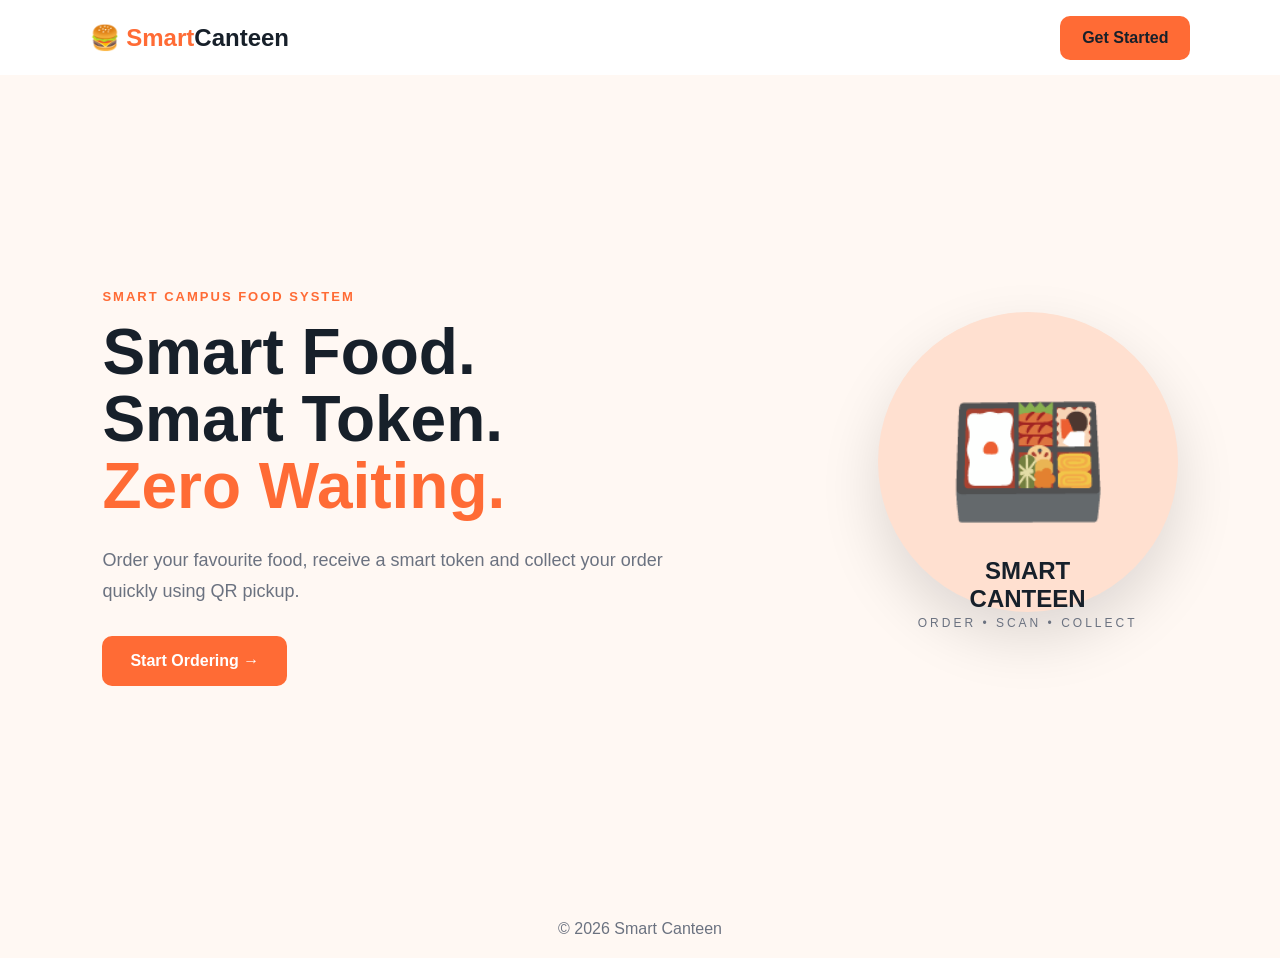
<file: index.html>
<!DOCTYPE html>
<html lang="en">
<head>
    <meta charset="UTF-8">
    <meta name="viewport" content="width=device-width, initial-scale=1.0">
    <title>Smart Canteen</title>
    <link rel="stylesheet" href="css/style.css">
</head>

<body>

<header class="navbar">
    <div class="logo">🍔 <span>Smart</span>Canteen</div>

    <a href="login.html" class="btn">Get Started</a>
</header>

<section class="hero">

    <div class="hero-content">

        <div class="tag">SMART CAMPUS FOOD SYSTEM</div>

        <h1>
            Smart Food.<br>
            Smart Token.<br>
            <span>Zero Waiting.</span>
        </h1>

        <p>
            Order your favourite food, receive a smart token
            and collect your order quickly using QR pickup.
        </p>

        <a href="login.html" class="btn big-btn">
            Start Ordering →
        </a>

    </div>

    <div class="logo-showcase">

        <div class="food-logo">
            🍱
        </div>

        <h2>SMART<br>CANTEEN</h2>

        <p>ORDER • SCAN • COLLECT</p>

    </div>

</section>

<footer>
    © 2026 Smart Canteen
</footer>

</body>
</html>
</file>
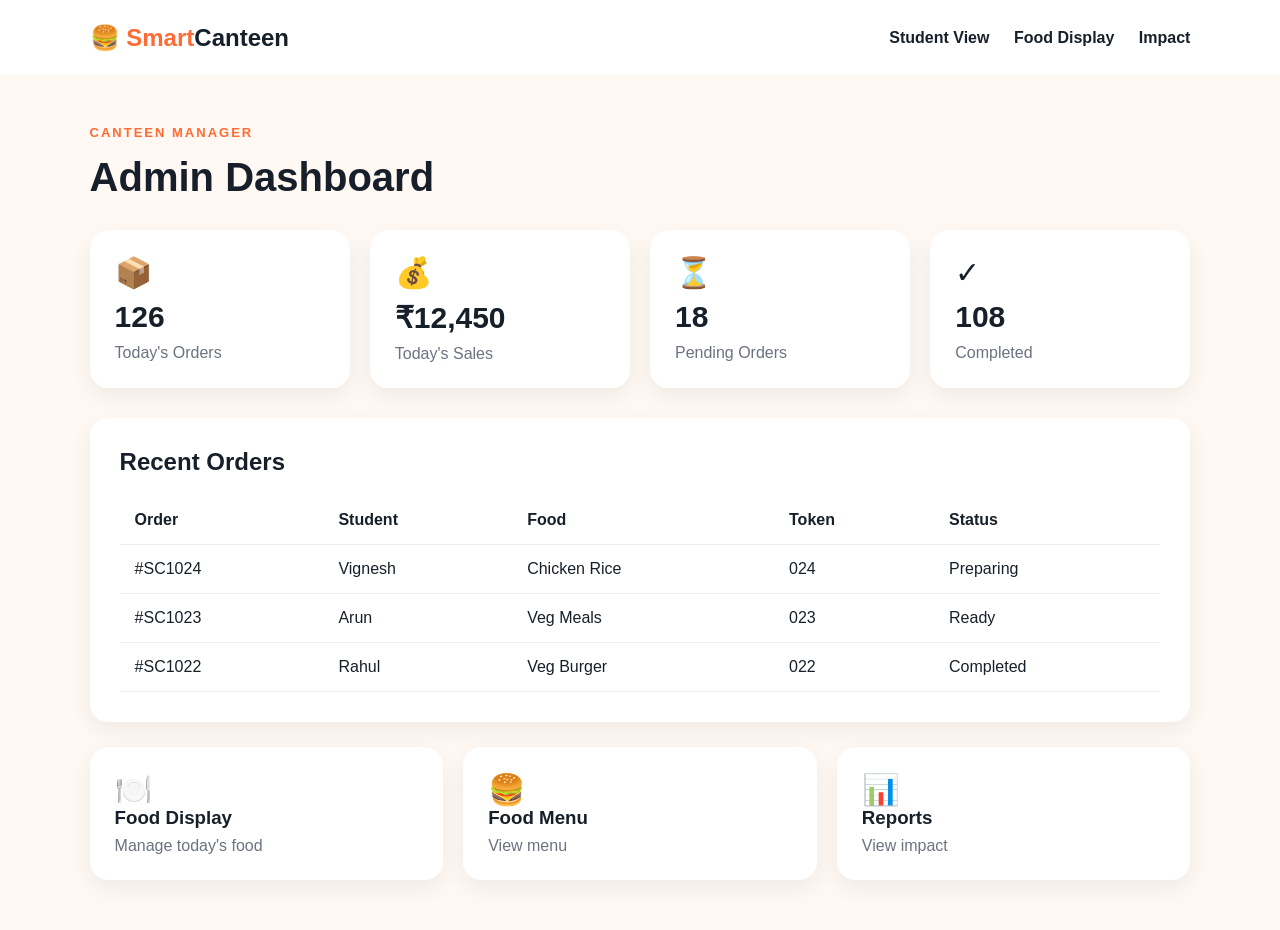
<file: admin.html>
<!DOCTYPE html>
<html lang="en">
<head>
    <meta charset="UTF-8">
    <meta name="viewport" content="width=device-width, initial-scale=1.0">
    <title>Admin Dashboard</title>
    <link rel="stylesheet" href="css/style.css">
</head>

<body>

<header class="navbar">

    <div class="logo">
        🍔 <span>Smart</span>Canteen
    </div>

    <nav>
        <a href="menu.html">Student View</a>
        <a href="display.html">Food Display</a>
        <a href="impact.html">Impact</a>
    </nav>

</header>

<main class="page">

    <div class="heading">

        <div class="tag">CANTEEN MANAGER</div>

        <h1>Admin Dashboard</h1>

    </div>


    <section class="stats">

        <div class="stat">
            <span>📦</span>
            <h2>126</h2>
            <p>Today's Orders</p>
        </div>

        <div class="stat">
            <span>💰</span>
            <h2>₹12,450</h2>
            <p>Today's Sales</p>
        </div>

        <div class="stat">
            <span>⏳</span>
            <h2>18</h2>
            <p>Pending Orders</p>
        </div>

        <div class="stat">
            <span>✓</span>
            <h2>108</h2>
            <p>Completed</p>
        </div>

    </section>


    <div class="admin-card">

        <h2>Recent Orders</h2>

        <table>

            <tr>
                <th>Order</th>
                <th>Student</th>
                <th>Food</th>
                <th>Token</th>
                <th>Status</th>
            </tr>

            <tr>
                <td>#SC1024</td>
                <td>Vignesh</td>
                <td>Chicken Rice</td>
                <td>024</td>
                <td>Preparing</td>
            </tr>

            <tr>
                <td>#SC1023</td>
                <td>Arun</td>
                <td>Veg Meals</td>
                <td>023</td>
                <td>Ready</td>
            </tr>

            <tr>
                <td>#SC1022</td>
                <td>Rahul</td>
                <td>Veg Burger</td>
                <td>022</td>
                <td>Completed</td>
            </tr>

        </table>

    </div>


    <div class="admin-actions">

        <a href="display.html" class="action-card">
            🍽️
            <h3>Food Display</h3>
            <p>Manage today's food</p>
        </a>

        <a href="menu.html" class="action-card">
            🍔
            <h3>Food Menu</h3>
            <p>View menu</p>
        </a>

        <a href="impact.html" class="action-card">
            📊
            <h3>Reports</h3>
            <p>View impact</p>
        </a>

    </div>

</main>

</body>
</html>
</file>
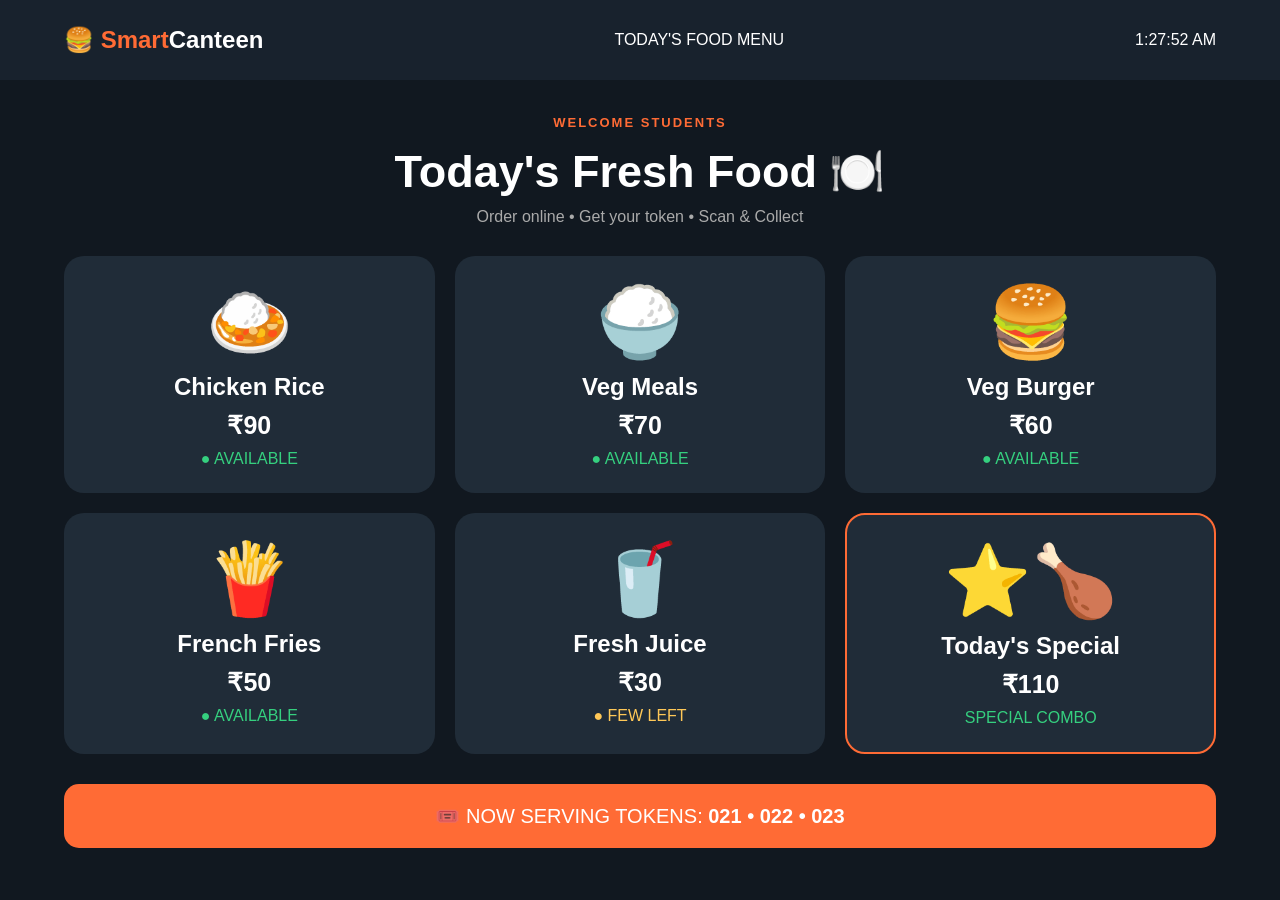
<file: display.html>
<!DOCTYPE html>
<html lang="en">
<head>
    <meta charset="UTF-8">
    <meta name="viewport" content="width=device-width, initial-scale=1.0">
    <title>Food Display</title>
    <link rel="stylesheet" href="css/style.css">
</head>

<body class="display-body">

<header class="display-header">

    <div class="logo">
        🍔 <span>Smart</span>Canteen
    </div>

    <div>
        TODAY'S FOOD MENU
    </div>

    <div id="clock"></div>

</header>


<main class="display-page">

    <div class="display-title">

        <div class="tag">WELCOME STUDENTS</div>

        <h1>Today's Fresh Food 🍽️</h1>

        <p>
            Order online • Get your token • Scan & Collect
        </p>

    </div>


    <section class="display-foods">

        <div class="display-food">

            <div>🍛</div>

            <h2>Chicken Rice</h2>

            <strong>₹90</strong>

            <span class="available">
                ● AVAILABLE
            </span>

        </div>


        <div class="display-food">

            <div>🍚</div>

            <h2>Veg Meals</h2>

            <strong>₹70</strong>

            <span class="available">
                ● AVAILABLE
            </span>

        </div>


        <div class="display-food">

            <div>🍔</div>

            <h2>Veg Burger</h2>

            <strong>₹60</strong>

            <span class="available">
                ● AVAILABLE
            </span>

        </div>


        <div class="display-food">

            <div>🍟</div>

            <h2>French Fries</h2>

            <strong>₹50</strong>

            <span class="available">
                ● AVAILABLE
            </span>

        </div>


        <div class="display-food">

            <div>🥤</div>

            <h2>Fresh Juice</h2>

            <strong>₹30</strong>

            <span class="limited">
                ● FEW LEFT
            </span>

        </div>


        <div class="display-food special">

            <div>⭐🍗</div>

            <h2>Today's Special</h2>

            <strong>₹110</strong>

            <span class="available">
                SPECIAL COMBO
            </span>

        </div>

    </section>


    <div class="pickup-bar">

        🎟️ NOW SERVING TOKENS:

        <strong>
            021 • 022 • 023
        </strong>

    </div>

</main>

<script>

function updateClock() {

    const now = new Date();

    document.getElementById("clock").innerText =
        now.toLocaleTimeString();

}

setInterval(updateClock, 1000);

updateClock();

</script>

</body>
</html>
</file>
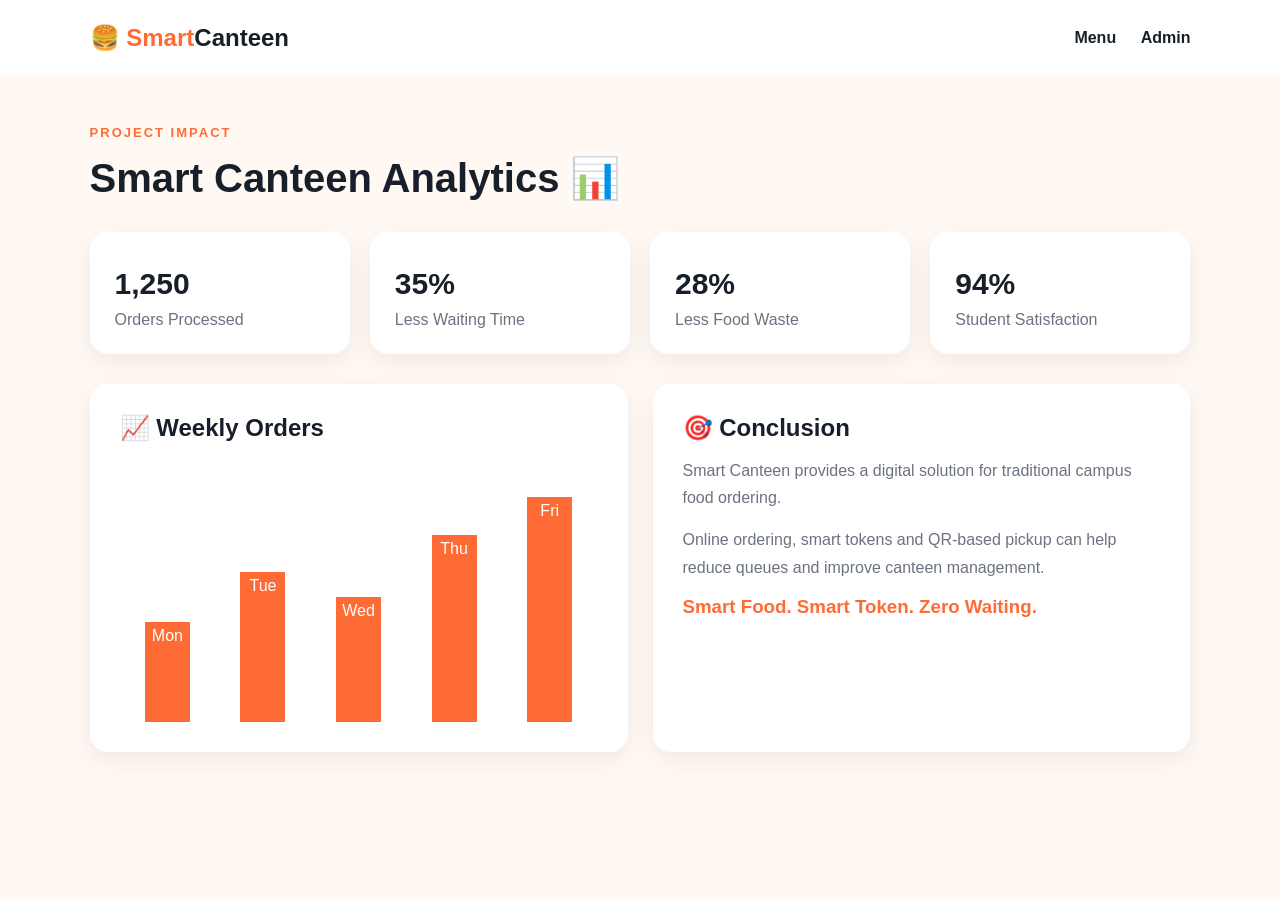
<file: impact.html>
<!DOCTYPE html>
<html lang="en">
<head>
    <meta charset="UTF-8">
    <meta name="viewport" content="width=device-width, initial-scale=1.0">
    <title>Impact Dashboard</title>
    <link rel="stylesheet" href="css/style.css">
</head>

<body>

<header class="navbar">

    <div class="logo">
        🍔 <span>Smart</span>Canteen
    </div>

    <nav>
        <a href="menu.html">Menu</a>
        <a href="admin.html">Admin</a>
    </nav>

</header>

<main class="page">

    <div class="heading">

        <div class="tag">PROJECT IMPACT</div>

        <h1>Smart Canteen Analytics 📊</h1>

    </div>


    <section class="stats">

        <div class="stat">
            <h2>1,250</h2>
            <p>Orders Processed</p>
        </div>

        <div class="stat">
            <h2>35%</h2>
            <p>Less Waiting Time</p>
        </div>

        <div class="stat">
            <h2>28%</h2>
            <p>Less Food Waste</p>
        </div>

        <div class="stat">
            <h2>94%</h2>
            <p>Student Satisfaction</p>
        </div>

    </section>


    <div class="impact-grid">

        <div class="chart-card">

            <h2>📈 Weekly Orders</h2>

            <div class="chart">

                <div style="height:40%">Mon</div>
                <div style="height:60%">Tue</div>
                <div style="height:50%">Wed</div>
                <div style="height:75%">Thu</div>
                <div style="height:90%">Fri</div>

            </div>

        </div>


        <div class="conclusion">

            <h2>🎯 Conclusion</h2>

            <p>
                Smart Canteen provides a digital solution
                for traditional campus food ordering.
            </p>

            <p>
                Online ordering, smart tokens and QR-based
                pickup can help reduce queues and improve
                canteen management.
            </p>

            <h3>
                Smart Food. Smart Token. Zero Waiting.
            </h3>

        </div>

    </div>

</main>

</body>
</html>
</file>
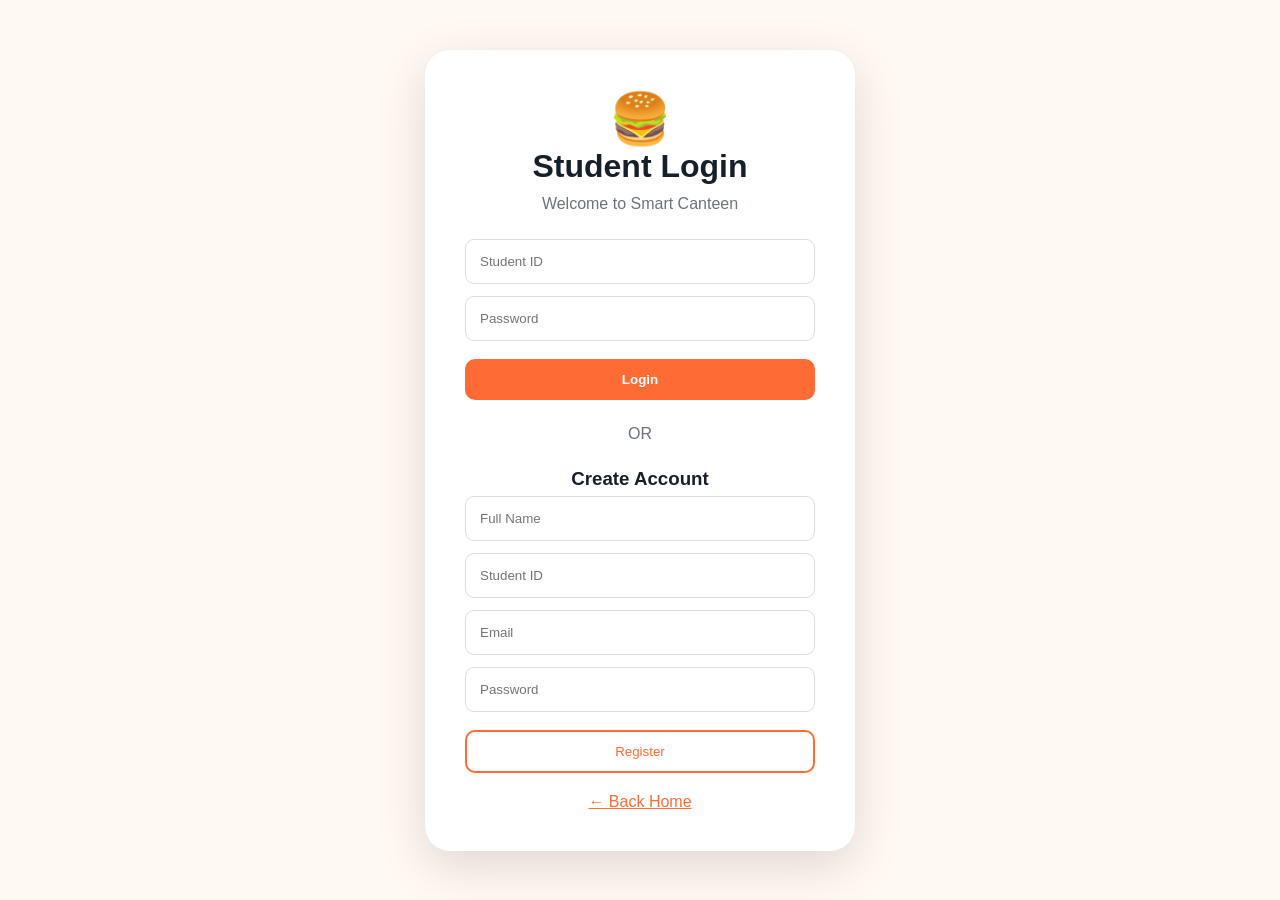
<file: login.html>
<!DOCTYPE html>
<html lang="en">
<head>
    <meta charset="UTF-8">
    <meta name="viewport" content="width=device-width, initial-scale=1.0">
    <title>Student Login</title>
    <link rel="stylesheet" href="css/style.css">
</head>

<body>

<div class="auth-page">

    <div class="auth-card">

        <div class="auth-icon">🍔</div>

        <h1>Student Login</h1>

        <p>Welcome to Smart Canteen</p>

        <input
            type="text"
            id="loginId"
            placeholder="Student ID"
        >

        <input
            type="password"
            id="loginPassword"
            placeholder="Password"
        >

        <button class="btn full" onclick="login()">
            Login
        </button>

        <div class="line">OR</div>

        <h3>Create Account</h3>

        <input
            type="text"
            id="registerName"
            placeholder="Full Name"
        >

        <input
            type="text"
            id="registerId"
            placeholder="Student ID"
        >

        <input
            type="email"
            id="registerEmail"
            placeholder="Email"
        >

        <input
            type="password"
            id="registerPassword"
            placeholder="Password"
        >

        <button class="outline-btn full" onclick="register()">
            Register
        </button>

        <a href="index.html" class="back">
            ← Back Home
        </a>

    </div>

</div>

<script src="js/app.js"></script>

</body>
</html>
</file>
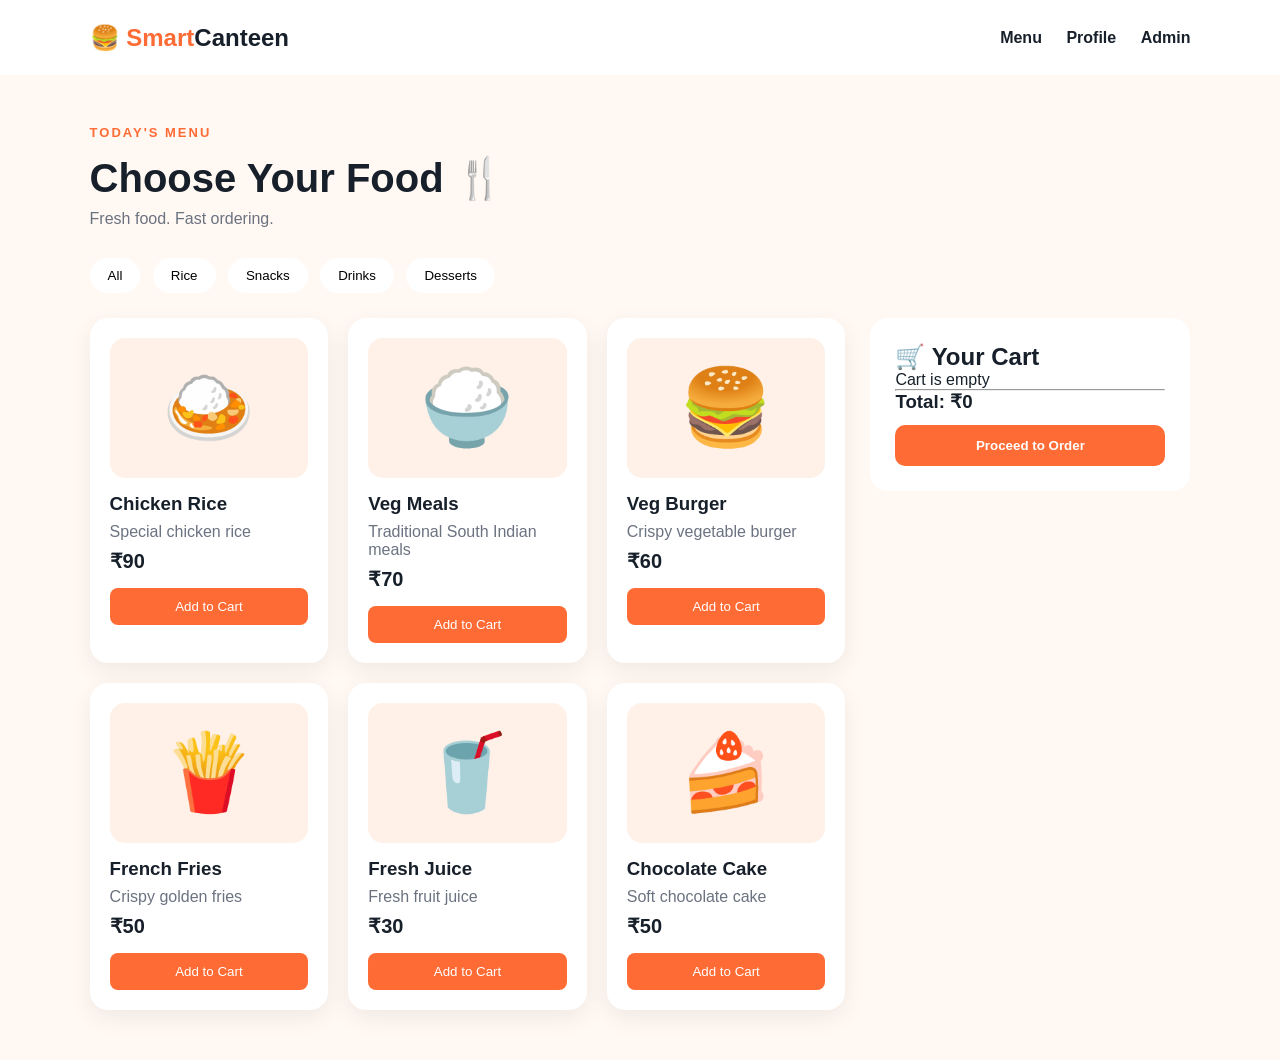
<file: menu.html>
<!DOCTYPE html>
<html lang="en">
<head>
    <meta charset="UTF-8">
    <meta name="viewport" content="width=device-width, initial-scale=1.0">
    <title>Food Menu</title>
    <link rel="stylesheet" href="css/style.css">
</head>

<body>

<header class="navbar">

    <div class="logo">
        🍔 <span>Smart</span>Canteen
    </div>

    <nav>
        <a href="menu.html">Menu</a>
        <a href="profile.html">Profile</a>
        <a href="admin.html">Admin</a>
    </nav>

</header>

<main class="page">

    <div class="heading">

        <div class="tag">TODAY'S MENU</div>

        <h1>Choose Your Food 🍴</h1>

        <p>Fresh food. Fast ordering.</p>

    </div>

    <div class="categories">

        <button onclick="showCategory('all')">All</button>
        <button onclick="showCategory('rice')">Rice</button>
        <button onclick="showCategory('snack')">Snacks</button>
        <button onclick="showCategory('drink')">Drinks</button>
        <button onclick="showCategory('dessert')">Desserts</button>

    </div>

    <div class="menu-layout">

        <section class="food-grid">

            <div class="food-card" data-category="rice">

                <div class="food-picture">🍛</div>

                <h3>Chicken Rice</h3>

                <p>Special chicken rice</p>

                <strong>₹90</strong>

                <button onclick="addCart('Chicken Rice',90)">
                    Add to Cart
                </button>

            </div>


            <div class="food-card" data-category="rice">

                <div class="food-picture">🍚</div>

                <h3>Veg Meals</h3>

                <p>Traditional South Indian meals</p>

                <strong>₹70</strong>

                <button onclick="addCart('Veg Meals',70)">
                    Add to Cart
                </button>

            </div>


            <div class="food-card" data-category="snack">

                <div class="food-picture">🍔</div>

                <h3>Veg Burger</h3>

                <p>Crispy vegetable burger</p>

                <strong>₹60</strong>

                <button onclick="addCart('Veg Burger',60)">
                    Add to Cart
                </button>

            </div>


            <div class="food-card" data-category="snack">

                <div class="food-picture">🍟</div>

                <h3>French Fries</h3>

                <p>Crispy golden fries</p>

                <strong>₹50</strong>

                <button onclick="addCart('French Fries',50)">
                    Add to Cart
                </button>

            </div>


            <div class="food-card" data-category="drink">

                <div class="food-picture">🥤</div>

                <h3>Fresh Juice</h3>

                <p>Fresh fruit juice</p>

                <strong>₹30</strong>

                <button onclick="addCart('Fresh Juice',30)">
                    Add to Cart
                </button>

            </div>


            <div class="food-card" data-category="dessert">

                <div class="food-picture">🍰</div>

                <h3>Chocolate Cake</h3>

                <p>Soft chocolate cake</p>

                <strong>₹50</strong>

                <button onclick="addCart('Chocolate Cake',50)">
                    Add to Cart
                </button>

            </div>

        </section>


        <aside class="cart-box">

            <h2>🛒 Your Cart</h2>

            <div id="cartItems">
                Cart is empty
            </div>

            <hr>

            <h3>
                Total: ₹<span id="total">0</span>
            </h3>

            <button class="btn full" onclick="checkout()">
                Proceed to Order
            </button>

        </aside>

    </div>

</main>

<script src="js/app.js"></script>

</body>
</html>
</file>
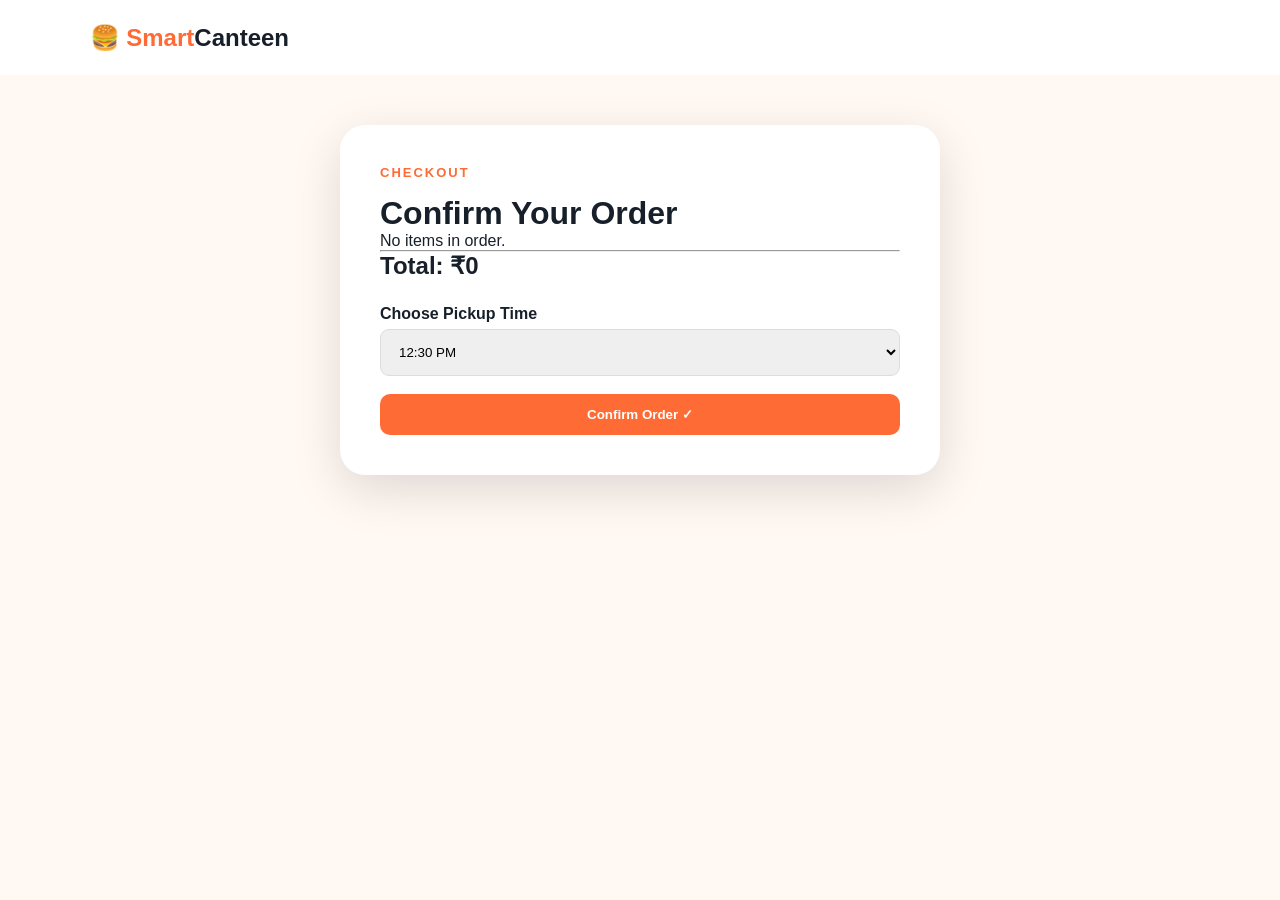
<file: order.html>
<!DOCTYPE html>
<html lang="en">
<head>
    <meta charset="UTF-8">
    <meta name="viewport" content="width=device-width, initial-scale=1.0">
    <title>Place Order</title>
    <link rel="stylesheet" href="css/style.css">
</head>

<body>

<header class="navbar">

    <div class="logo">
        🍔 <span>Smart</span>Canteen
    </div>

</header>

<main class="page">

    <div class="order-card">

        <div class="tag">CHECKOUT</div>

        <h1>Confirm Your Order</h1>

        <div id="orderItems"></div>

        <hr>

        <h2>
            Total: ₹<span id="orderTotal">0</span>
        </h2>

        <label>Choose Pickup Time</label>

        <select id="pickupTime">

            <option>12:30 PM</option>
            <option>12:45 PM</option>
            <option>1:00 PM</option>
            <option>1:15 PM</option>
            <option>1:30 PM</option>

        </select>

        <button class="btn full" onclick="placeOrder()">
            Confirm Order ✓
        </button>

    </div>

</main>

<script src="js/app.js"></script>

</body>
</html>
</file>
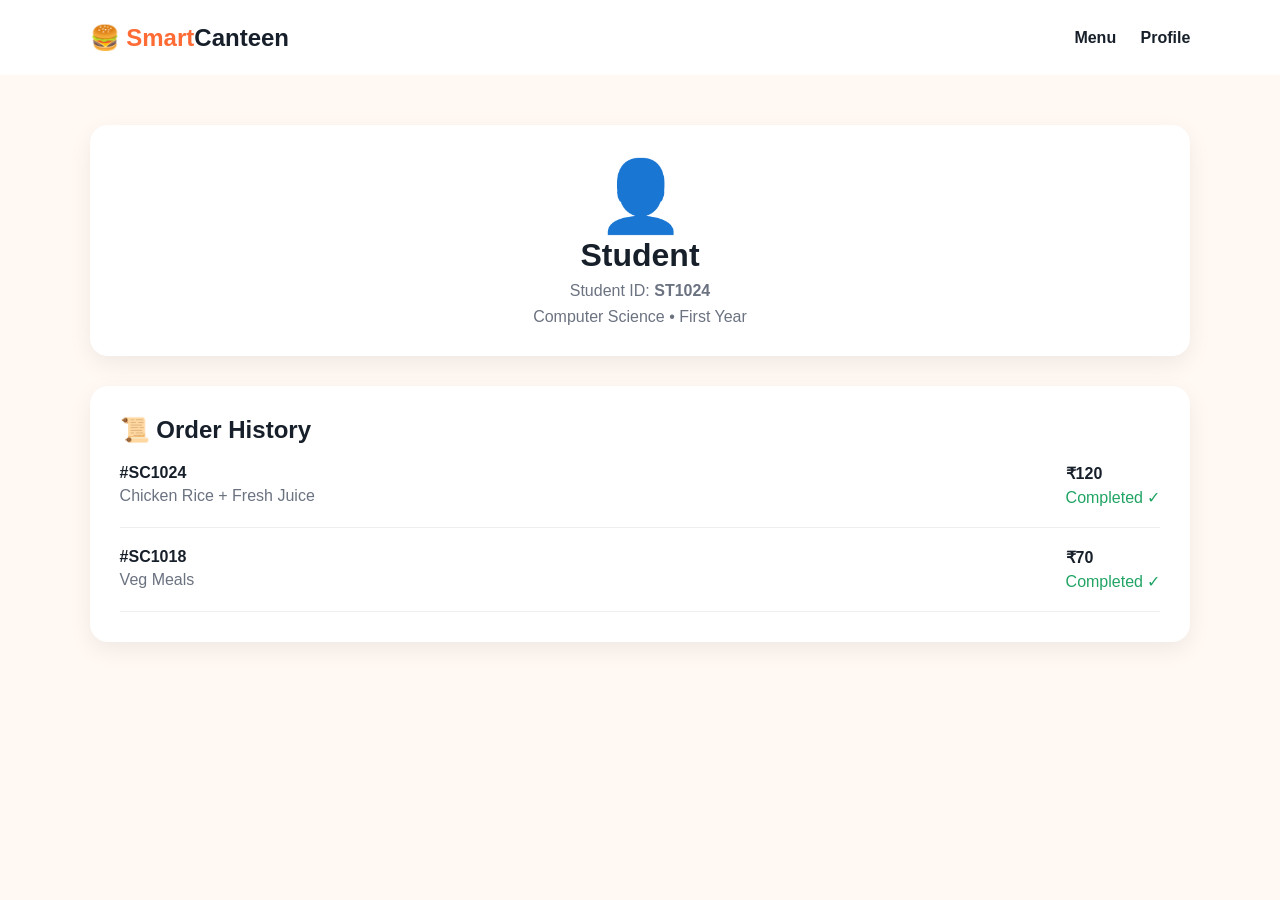
<file: profile.html>
<!DOCTYPE html>
<html lang="en">
<head>
    <meta charset="UTF-8">
    <meta name="viewport" content="width=device-width, initial-scale=1.0">
    <title>Student Profile</title>
    <link rel="stylesheet" href="css/style.css">
</head>

<body>

<header class="navbar">

    <div class="logo">
        🍔 <span>Smart</span>Canteen
    </div>

    <nav>
        <a href="menu.html">Menu</a>
        <a href="profile.html">Profile</a>
    </nav>

</header>

<main class="page">

    <div class="profile">

        <div class="avatar">
            👤
        </div>

        <h1 id="profileName">
            Student
        </h1>

        <p>
            Student ID:
            <strong id="profileId">ST1024</strong>
        </p>

        <p>Computer Science • First Year</p>

    </div>


    <div class="history">

        <h2>📜 Order History</h2>

        <div class="history-row">

            <div>
                <strong>#SC1024</strong>
                <p>Chicken Rice + Fresh Juice</p>
            </div>

            <div>
                <strong>₹120</strong>
                <span class="completed">
                    Completed ✓
                </span>
            </div>

        </div>


        <div class="history-row">

            <div>
                <strong>#SC1018</strong>
                <p>Veg Meals</p>
            </div>

            <div>
                <strong>₹70</strong>
                <span class="completed">
                    Completed ✓
                </span>
            </div>

        </div>

    </div>

</main>

<script src="js/app.js"></script>

</body>
</html>
</file>
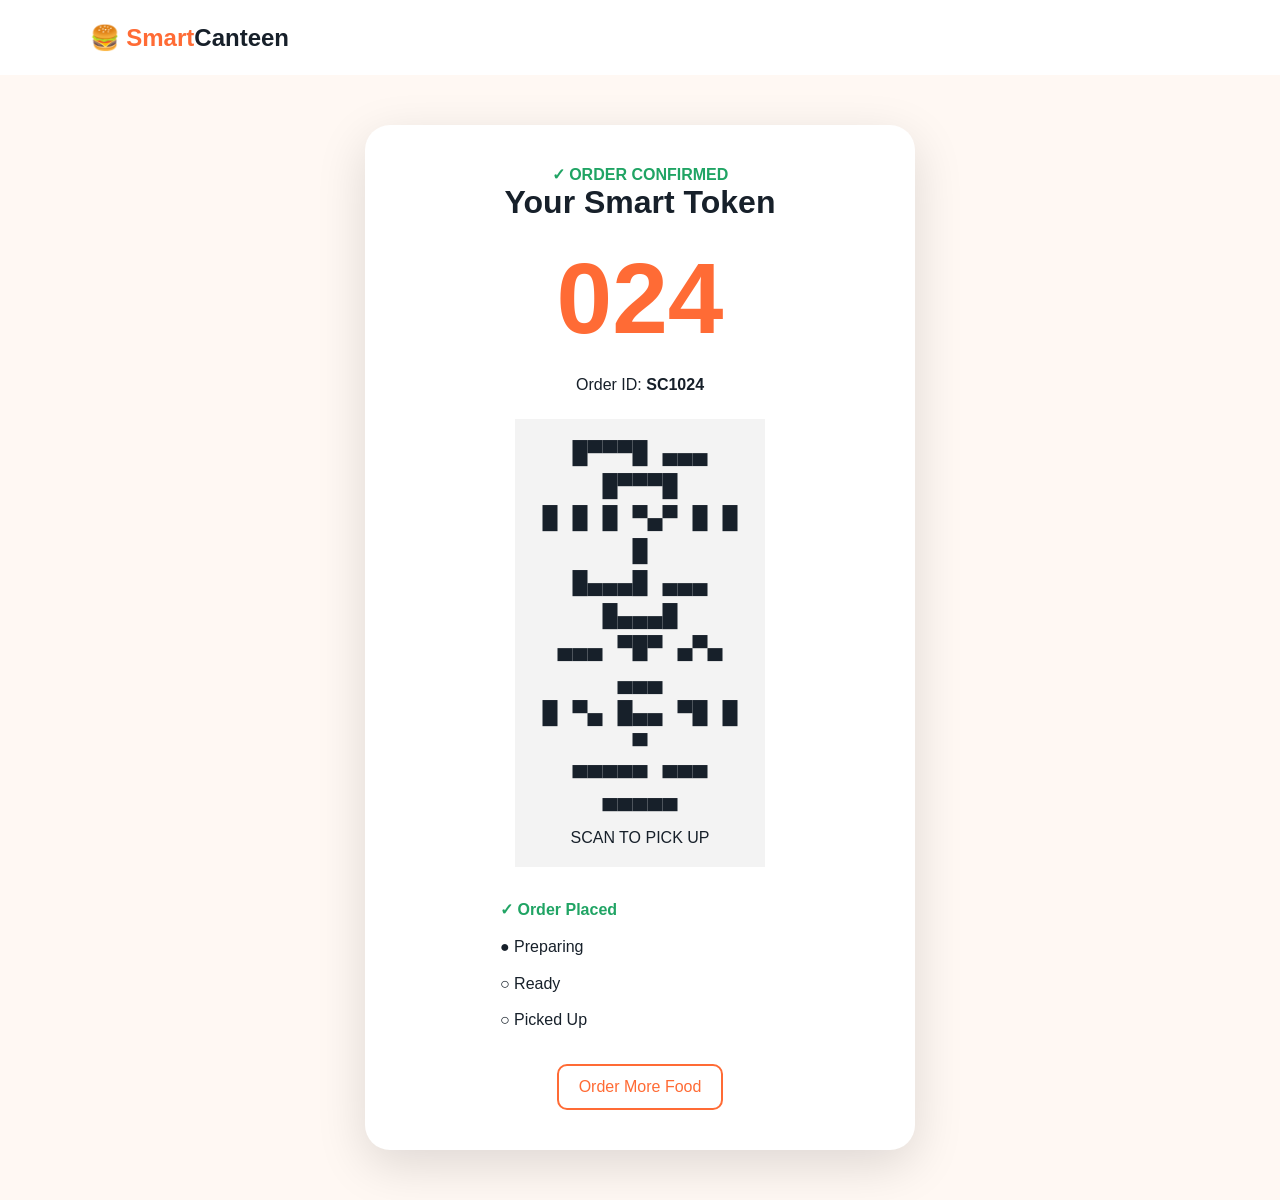
<file: token.html>
<!DOCTYPE html>
<html lang="en">
<head>
    <meta charset="UTF-8">
    <meta name="viewport" content="width=device-width, initial-scale=1.0">
    <title>Smart Token</title>
    <link rel="stylesheet" href="css/style.css">
</head>

<body>

<header class="navbar">

    <div class="logo">
        🍔 <span>Smart</span>Canteen
    </div>

</header>

<main class="token-page">

    <div class="token-card">

        <div class="success">
            ✓ ORDER CONFIRMED
        </div>

        <h1>Your Smart Token</h1>

        <div class="token-number" id="tokenNumber">
            024
        </div>

        <p>
            Order ID:
            <strong id="orderId">SC1024</strong>
        </p>

        <div class="qr">

            <div class="qr-pattern">
                █▀▀▀█ ▄▄▄ █▀▀▀█<br>
                █ █ █ ▀▄▀ █ █ █<br>
                █▄▄▄█ ▄▄▄ █▄▄▄█<br>
                ▄▄▄ ▀█▀ ▄▀▄ ▄▄▄<br>
                █ ▀▄ █▄▄ ▀█ █ ▀<br>
                ▀▀▀▀▀ ▀▀▀ ▀▀▀▀▀
            </div>

            <p>SCAN TO PICK UP</p>

        </div>

        <div class="steps">

            <div class="active">✓ Order Placed</div>
            <div>● Preparing</div>
            <div>○ Ready</div>
            <div>○ Picked Up</div>

        </div>

        <a href="menu.html" class="outline-btn">
            Order More Food
        </a>

    </div>

</main>

<script src="js/app.js"></script>

</body>
</html>
</file>
<file: css/style.css>
* {
    margin: 0;
    padding: 0;
    box-sizing: border-box;
}

:root {
    --orange: #ff6b35;
    --dark: #17202a;
    --cream: #fff8f3;
    --white: #ffffff;
    --gray: #6b7280;
    --green: #20a464;
}

body {
    font-family: Arial, sans-serif;
    background: var(--cream);
    color: var(--dark);
}

.navbar {
    height: 75px;
    background: white;
    padding: 0 7%;
    display: flex;
    align-items: center;
    justify-content: space-between;
}

.logo {
    font-size: 24px;
    font-weight: bold;
}

.logo span {
    color: var(--orange);
}

.navbar a {
    text-decoration: none;
    color: var(--dark);
    margin-left: 20px;
    font-weight: bold;
}

.btn {
    background: var(--orange);
    color: white;
    padding: 13px 22px;
    border-radius: 10px;
    text-decoration: none;
    border: none;
    cursor: pointer;
    display: inline-block;
    font-weight: bold;
}

.big-btn {
    padding: 16px 28px;
}

.outline-btn {
    display: inline-block;
    color: var(--orange);
    background: white;
    border: 2px solid var(--orange);
    padding: 12px 20px;
    border-radius: 10px;
    text-decoration: none;
    cursor: pointer;
}

.full {
    width: 100%;
    margin-top: 12px;
}

/* HOME */

.hero {
    min-height: calc(100vh - 75px);
    padding: 70px 8%;
    display: flex;
    align-items: center;
    justify-content: space-between;
}

.hero-content {
    max-width: 600px;
}

.tag {
    color: var(--orange);
    font-size: 13px;
    letter-spacing: 2px;
    font-weight: bold;
    margin-bottom: 15px;
}

.hero h1 {
    font-size: 64px;
    line-height: 1.05;
    margin-bottom: 25px;
}

.hero h1 span {
    color: var(--orange);
}

.hero p {
    color: var(--gray);
    font-size: 18px;
    line-height: 1.7;
    margin-bottom: 30px;
}

.logo-showcase {
    text-align: center;
}

.food-logo {
    width: 300px;
    height: 300px;
    background: #ffe0d0;
    border-radius: 50%;
    display: flex;
    justify-content: center;
    align-items: center;
    font-size: 130px;
    box-shadow: 0 25px 60px #0002;
}

.logo-showcase h2 {
    margin-top: -55px;
    position: relative;
}

.logo-showcase p {
    font-size: 12px;
    letter-spacing: 3px;
}

footer {
    text-align: center;
    padding: 20px;
    color: var(--gray);
}

/* LOGIN */

.auth-page {
    min-height: 100vh;
    display: flex;
    align-items: center;
    justify-content: center;
}

.auth-card {
    width: 430px;
    background: white;
    padding: 40px;
    border-radius: 25px;
    box-shadow: 0 15px 50px #0002;
    text-align: center;
}

.auth-icon {
    font-size: 50px;
}

.auth-card p {
    color: var(--gray);
    margin: 10px 0 20px;
}

.auth-card input,
.order-card select {
    width: 100%;
    padding: 14px;
    margin: 6px 0;
    border: 1px solid #ddd;
    border-radius: 9px;
}

.line {
    margin: 25px 0;
    color: var(--gray);
}

.back {
    display: block;
    margin-top: 20px;
    color: var(--orange);
}

/* COMMON */

.page {
    padding: 50px 7%;
}

.heading {
    margin-bottom: 30px;
}

.heading h1 {
    font-size: 40px;
}

.heading p {
    color: var(--gray);
    margin-top: 8px;
}

/* MENU */

.categories {
    margin-bottom: 25px;
}

.categories button {
    border: none;
    background: white;
    padding: 10px 18px;
    border-radius: 20px;
    cursor: pointer;
    margin-right: 8px;
}

.menu-layout {
    display: grid;
    grid-template-columns: 1fr 320px;
    gap: 25px;
}

.food-grid {
    display: grid;
    grid-template-columns: repeat(3, 1fr);
    gap: 20px;
}

.food-card {
    background: white;
    padding: 20px;
    border-radius: 18px;
    box-shadow: 0 8px 25px #0001;
}

.food-picture {
    height: 140px;
    background: #fff0e8;
    border-radius: 15px;
    display: flex;
    align-items: center;
    justify-content: center;
    font-size: 75px;
    margin-bottom: 15px;
}

.food-card p {
    color: var(--gray);
    margin: 8px 0;
}

.food-card strong {
    font-size: 20px;
}

.food-card button {
    width: 100%;
    margin-top: 15px;
    padding: 11px;
    background: var(--orange);
    border: none;
    color: white;
    border-radius: 8px;
    cursor: pointer;
}

.cart-box {
    background: white;
    padding: 25px;
    border-radius: 18px;
    height: fit-content;
    position: sticky;
    top: 20px;
}

.cart-item {
    display: flex;
    justify-content: space-between;
    padding: 12px 0;
}

/* ORDER */

.order-card {
    max-width: 600px;
    background: white;
    padding: 40px;
    border-radius: 25px;
    margin: auto;
    box-shadow: 0 15px 50px #0002;
}

.order-card label {
    display: block;
    margin-top: 25px;
    font-weight: bold;
}

/* TOKEN */

.token-page {
    padding: 50px 20px;
}

.token-card {
    max-width: 550px;
    background: white;
    padding: 40px;
    margin: auto;
    text-align: center;
    border-radius: 25px;
    box-shadow: 0 15px 50px #0002;
}

.success {
    color: var(--green);
    font-weight: bold;
}

.token-number {
    font-size: 100px;
    color: var(--orange);
    font-weight: bold;
    margin: 20px;
}

.qr {
    background: #f3f3f3;
    padding: 20px;
    width: 250px;
    margin: 25px auto;
}

.qr-pattern {
    font-size: 25px;
    line-height: 1.3;
    font-family: monospace;
}

.steps {
    text-align: left;
    max-width: 280px;
    margin: 25px auto;
    line-height: 2.3;
}

.steps .active {
    color: var(--green);
    font-weight: bold;
}

/* ADMIN */

.stats {
    display: grid;
    grid-template-columns: repeat(4, 1fr);
    gap: 20px;
    margin-bottom: 30px;
}

.stat {
    background: white;
    padding: 25px;
    border-radius: 18px;
    box-shadow: 0 8px 25px #0001;
}

.stat span {
    font-size: 30px;
}

.stat h2 {
    font-size: 30px;
    margin: 10px 0;
}

.stat p {
    color: var(--gray);
}

.admin-card,
.history,
.profile,
.chart-card,
.conclusion {
    background: white;
    padding: 30px;
    border-radius: 18px;
    box-shadow: 0 8px 25px #0001;
}

table {
    width: 100%;
    border-collapse: collapse;
    margin-top: 20px;
}

th,
td {
    padding: 15px;
    text-align: left;
    border-bottom: 1px solid #eee;
}

.admin-actions {
    display: grid;
    grid-template-columns: repeat(3, 1fr);
    gap: 20px;
    margin-top: 25px;
}

.action-card {
    background: white;
    padding: 25px;
    border-radius: 18px;
    text-decoration: none;
    color: var(--dark);
    box-shadow: 0 8px 25px #0001;
}

.action-card:first-letter {
    font-size: 30px;
}

.action-card p {
    color: var(--gray);
    margin-top: 8px;
}

/* PROFILE */

.profile {
    text-align: center;
    margin-bottom: 30px;
}

.avatar {
    font-size: 70px;
}

.profile p {
    color: var(--gray);
    margin-top: 8px;
}

.history-row {
    display: flex;
    justify-content: space-between;
    padding: 20px 0;
    border-bottom: 1px solid #eee;
}

.history-row p {
    color: var(--gray);
    margin-top: 5px;
}

.completed {
    display: block;
    color: var(--green);
    margin-top: 5px;
}

/* IMPACT */

.impact-grid {
    display: grid;
    grid-template-columns: 1fr 1fr;
    gap: 25px;
}

.chart {
    height: 250px;
    display: flex;
    align-items: end;
    justify-content: space-around;
    margin-top: 30px;
}

.chart div {
    width: 45px;
    background: var(--orange);
    color: white;
    text-align: center;
    padding-top: 5px;
}

.conclusion p {
    color: var(--gray);
    line-height: 1.7;
    margin: 15px 0;
}

.conclusion h3 {
    color: var(--orange);
}

/* FOOD DISPLAY */

.display-body {
    background: #111820;
    color: white;
}

.display-header {
    height: 80px;
    padding: 0 5%;
    display: flex;
    justify-content: space-between;
    align-items: center;
    background: #18222d;
}

.display-page {
    padding: 35px 5%;
}

.display-title {
    text-align: center;
    margin-bottom: 30px;
}

.display-title h1 {
    font-size: 45px;
}

.display-title p {
    color: #aaa;
    margin-top: 10px;
}

.display-foods {
    display: grid;
    grid-template-columns: repeat(3, 1fr);
    gap: 20px;
}

.display-food {
    background: #202c38;
    padding: 25px;
    text-align: center;
    border-radius: 20px;
}

.display-food > div {
    font-size: 70px;
}

.display-food h2 {
    margin: 10px 0;
}

.display-food strong {
    display: block;
    font-size: 25px;
}

.available {
    display: block;
    color: #35d07f;
    margin-top: 10px;
}

.limited {
    display: block;
    color: #ffc857;
    margin-top: 10px;
}

.special {
    border: 2px solid var(--orange);
}

.pickup-bar {
    background: var(--orange);
    padding: 20px;
    text-align: center;
    margin-top: 30px;
    border-radius: 15px;
    font-size: 20px;
}

/* MOBILE */

@media(max-width: 900px) {

    .hero {
        flex-direction: column;
        text-align: center;
        gap: 50px;
    }

    .hero h1 {
        font-size: 45px;
    }

    .menu-layout,
    .impact-grid {
        grid-template-columns: 1fr;
    }

    .food-grid {
        grid-template-columns: repeat(2, 1fr);
    }

    .stats {
        grid-template-columns: repeat(2, 1fr);
    }

    .display-foods {
        grid-template-columns: repeat(2, 1fr);
    }
}

@media(max-width: 600px) {

    .food-grid,
    .display-foods,
    .stats,
    .admin-actions {
        grid-template-columns: 1fr;
    }

    .navbar {
        padding: 0 20px;
    }

    .navbar nav a {
        margin-left: 5px;
        font-size: 12px;
    }

    .food-logo {
        width: 230px;
        height: 230px;
        font-size: 90px;
    }

    .auth-card {
        width: 90%;
    }

    .hero {
        padding: 50px 20px;
    }

    .page {
        padding: 35px 20px;
    }
}
</file>
